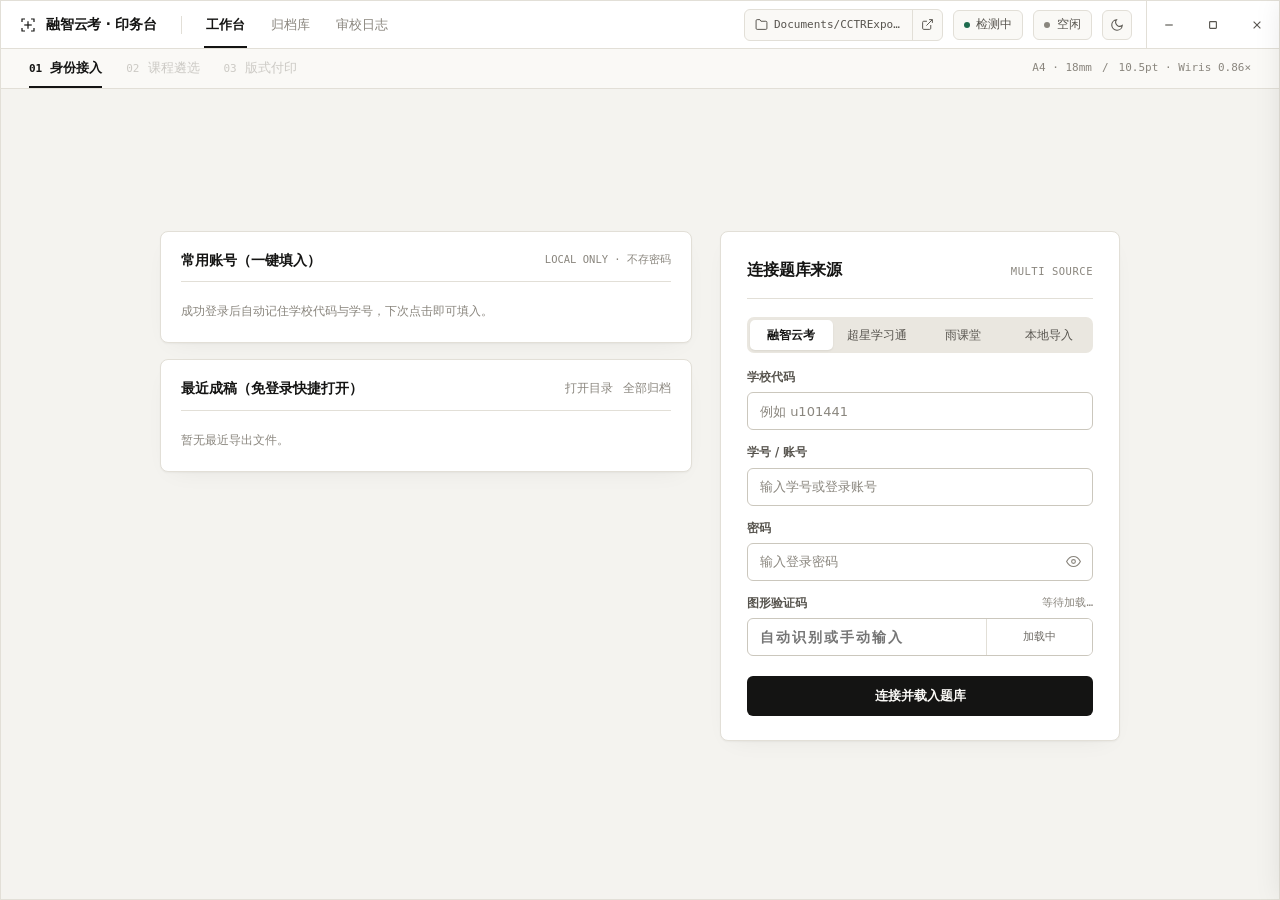
<file: cctr_export/ui/web/index.html>
<!doctype html>
<html lang="zh-CN">
<head>
<meta charset="utf-8">
<meta name="viewport" content="width=device-width,initial-scale=1">
<title>CCTR Atelier · 融智云考印务工作台</title>
<style>
  :root {
    --frame: #f4f3ef;
    --paper: #ffffff;
    --sheet-soft: #faf9f6;
    --well: #eae7e0;
    --well-hover: #e2ded5;
    --line: #e2dfd7;
    --line-strong: #cbc7bd;
    --ink: #141413;
    --ink-2: #57544e;
    --ink-3: #8a867e;
    --btn-bg: #141413;
    --btn-fg: #faf9f6;
    --btn-hover: #2c2b28;
    --vermilion: #c83e2b;
    --vermilion-soft: #faf0ee;
    --vermilion-line: rgba(200, 62, 43, 0.28);
    --jade: #1e6b4e;
    --jade-soft: #edf5f1;
    --jade-line: rgba(30, 107, 78, 0.28);
    --amber: #a16207;
    --amber-soft: #fef9c3;
    --shadow-sheet: 0 1px 2px rgba(20, 20, 19, 0.04), 0 8px 24px -12px rgba(20, 20, 19, 0.08);
    --font: "Microsoft YaHei UI", "PingFang SC", "Segoe UI", system-ui, -apple-system, sans-serif;
    --mono: "JetBrains Mono", "Cascadia Mono", Consolas, ui-monospace, monospace;
  }

  html.dark {
    --frame: #0e0e0d;
    --paper: #151514;
    --sheet-soft: #1a1a18;
    --well: #1e1e1c;
    --well-hover: #272624;
    --line: #262523;
    --line-strong: #3a3835;
    --ink: #ededea;
    --ink-2: #a3a09a;
    --ink-3: #6e6b65;
    --btn-bg: #ededea;
    --btn-fg: #141413;
    --btn-hover: #d8d6d0;
    --vermilion: #e26250;
    --vermilion-soft: rgba(226, 98, 80, 0.13);
    --vermilion-line: rgba(226, 98, 80, 0.34);
    --jade: #4ead89;
    --jade-soft: rgba(78, 173, 137, 0.13);
    --jade-line: rgba(78, 173, 137, 0.32);
    --amber: #eab308;
    --amber-soft: rgba(234, 179, 8, 0.13);
    --shadow-sheet: 0 2px 12px rgba(0, 0, 0, 0.45);
  }

  * { box-sizing: border-box; margin: 0; padding: 0; }
  html, body {
    height: 100%;
    font-family: var(--font);
    background: var(--frame);
    color: var(--ink);
    font-size: 13.5px;
    line-height: 1.5;
    overflow: hidden;
    -webkit-font-smoothing: antialiased;
  }
  button, input, select { font-family: inherit; color: inherit; }
  button:focus-visible, input:focus-visible, select:focus-visible { outline: 1.5px solid var(--ink); outline-offset: 2px; }
  .mono { font-family: var(--mono); font-variant-numeric: tabular-nums; }

  .app { display: flex; flex-direction: column; height: 100vh; width: 100vw; border: 1px solid var(--line); }
  body.maximized .app { border-color: transparent; }

  /* ── Frameless Edge Resize Zones ────────────────────────── */
  .resize-edge { position: fixed; z-index: 200; }
  body.maximized .resize-edge { display: none; }
  .resize-n  { top: 0; left: 8px; right: 8px; height: 5px; cursor: ns-resize; }
  .resize-s  { bottom: 0; left: 8px; right: 8px; height: 5px; cursor: ns-resize; }
  .resize-w  { left: 0; top: 8px; bottom: 8px; width: 5px; cursor: ew-resize; }
  .resize-e  { right: 0; top: 8px; bottom: 8px; width: 5px; cursor: ew-resize; }
  .resize-nw { top: 0; left: 0; width: 9px; height: 9px; cursor: nwse-resize; }
  .resize-ne { top: 0; right: 0; width: 9px; height: 9px; cursor: nesw-resize; }
  .resize-sw { bottom: 0; left: 0; width: 9px; height: 9px; cursor: nesw-resize; }
  .resize-se { bottom: 0; right: 0; width: 9px; height: 9px; cursor: nwse-resize; }

  /* ── Integrated Frameless Window Controls ───────────────── */
  .win-controls {
    display: inline-flex; align-items: stretch; align-self: stretch;
    margin-left: 4px; margin-right: -18px;
    border-left: 1px solid var(--line);
  }
  .win-btn {
    width: 44px; border: none; background: transparent;
    color: var(--ink-2); cursor: pointer;
    display: inline-flex; align-items: center; justify-content: center;
    transition: background 0.12s, color 0.12s;
  }
  .win-btn:hover { background: var(--well); color: var(--ink); }
  .win-btn.win-close:hover { background: #c83e2b; color: #faf9f6; }
  .win-btn svg { width: 12px; height: 12px; stroke: currentColor; fill: none; stroke-width: 1.5; }

  /* ── Top Precision Bar (48px) ───────────────────────────── */
  .topbar {
    min-height: 48px;
    background: var(--paper);
    border-bottom: 1px solid var(--line);
    padding: 0 18px;
    display: flex;
    align-items: stretch;
    justify-content: space-between;
    gap: 12px;
    user-select: none;
    flex-shrink: 0;
  }
  .top-left, .top-right { display: flex; align-items: center; gap: 10px; min-width: 0; }
  .top-left { align-items: stretch; }

  .brand {
    display: flex; align-items: center; gap: 9px;
    padding-right: 14px;
  }
  .brand-mark { width: 18px; height: 18px; color: var(--ink); flex-shrink: 0; }
  .brand-name { font-size: 13.5px; font-weight: 600; letter-spacing: -0.015em; white-space: nowrap; }
  .vtick { width: 1px; height: 18px; background: var(--line); align-self: center; flex-shrink: 0; }

  .top-nav { display: flex; align-items: stretch; gap: 2px; margin-left: 2px; }
  .nav-tab {
    position: relative;
    border: none; background: transparent;
    padding: 0 12px;
    font-size: 13px; font-weight: 500; color: var(--ink-3);
    cursor: pointer;
    display: inline-flex; align-items: center; gap: 6px;
    transition: color 0.14s ease;
    white-space: nowrap;
  }
  .nav-tab:hover { color: var(--ink); }
  .nav-tab.active { color: var(--ink); font-weight: 600; }
  .nav-tab.active::after {
    content: "";
    position: absolute; left: 10px; right: 10px; bottom: 0;
    height: 2px; background: var(--ink);
  }
  .tab-count {
    font-family: var(--mono);
    font-size: 10.5px; font-weight: 600;
    padding: 1px 5px; border-radius: 4px;
    background: var(--well); color: var(--ink-2);
  }

  .session-chip {
    display: none; align-items: center; gap: 6px;
    height: 30px; max-width: 158px; white-space: nowrap; overflow: hidden;
    padding: 0 9px; border-radius: 6px;
    background: var(--jade-soft); border: 1px solid var(--jade-line);
    color: var(--jade); font-size: 11.5px; font-weight: 600;
  }
  .session-chip span:last-child { overflow: hidden; text-overflow: ellipsis; white-space: nowrap; }
  .session-chip.show { display: inline-flex; }
  .dot { width: 6px; height: 6px; border-radius: 50%; background: currentColor; flex-shrink: 0; }
  .pulse { width: 6px; height: 6px; border-radius: 50%; background: var(--jade); animation: pulse 1.2s ease-in-out infinite; flex-shrink: 0; }
  @keyframes pulse { 0%,100% { transform: scale(1); opacity: 1; } 50% { transform: scale(1.45); opacity: 0.45; } }

  .tool-group {
    display: inline-flex; align-items: center;
    border: 1px solid var(--line); border-radius: 6px;
    background: var(--sheet-soft);
    overflow: hidden;
  }
  .tool-btn {
    height: 30px; border: none; background: transparent;
    padding: 0 10px; font-size: 12px; color: var(--ink-2);
    cursor: pointer; display: inline-flex; align-items: center; gap: 6px;
    transition: background 0.14s, color 0.14s; white-space: nowrap;
  }
  .tool-btn:hover { background: var(--well); color: var(--ink); }
  .tool-btn + .tool-btn { border-left: 1px solid var(--line); }
  .tool-btn svg { width: 13px; height: 13px; stroke: currentColor; fill: none; stroke-width: 1.8; flex-shrink: 0; }
  .tool-dir-text { max-width: 128px; overflow: hidden; text-overflow: ellipsis; white-space: nowrap; font-family: var(--mono); font-size: 11px; }

  .icon-btn {
    width: 30px; height: 30px;
    border: 1px solid var(--line); background: var(--sheet-soft);
    border-radius: 6px; cursor: pointer;
    display: inline-flex; align-items: center; justify-content: center;
    color: var(--ink-2); transition: background 0.14s, color 0.14s;
  }
  .icon-btn:hover { background: var(--well); color: var(--ink); }
  .icon-btn svg { width: 14px; height: 14px; stroke: currentColor; fill: none; stroke-width: 1.8; }

  .activity-btn {
    height: 30px; padding: 0 10px;
    border: 1px solid var(--line); border-radius: 6px;
    background: var(--sheet-soft); color: var(--ink-2);
    font-size: 12px; cursor: pointer;
    display: inline-flex; align-items: center; gap: 7px;
    transition: all 0.14s; max-width: 220px;
  }
  .activity-btn:hover { border-color: var(--line-strong); color: var(--ink); background: var(--well); }
  .activity-btn.busy { background: var(--jade-soft); border-color: var(--jade-line); color: var(--jade); }
  .activity-label { overflow: hidden; text-overflow: ellipsis; white-space: nowrap; }

  /* ── Main Canvas & Views ─────────────────────────────────── */
  .stage { flex: 1; display: flex; flex-direction: column; min-height: 0; overflow: hidden; }
  .view { display: none; flex: 1; flex-direction: column; min-height: 0; }
  .view.active { display: flex; }

  /* Architectural 3-Step Index Strip */
  .index-strip {
    height: 40px; min-height: 40px;
    background: var(--sheet-soft);
    border-bottom: 1px solid var(--line);
    padding: 0 28px;
    display: flex; align-items: stretch; justify-content: space-between;
  }
  .step-tabs { display: flex; align-items: stretch; gap: 24px; }
  .step-tab {
    position: relative;
    border: none; background: transparent;
    display: inline-flex; align-items: center; gap: 8px;
    font-size: 12.5px; font-weight: 500; color: var(--ink-3);
    cursor: pointer; transition: color 0.14s;
  }
  .step-tab .idx { font-family: var(--mono); font-size: 11px; color: var(--ink-3); }
  .step-tab:hover:not(:disabled) { color: var(--ink); }
  .step-tab.active { color: var(--ink); font-weight: 600; }
  .step-tab.active .idx { color: var(--ink); }
  .step-tab.active::after {
    content: ""; position: absolute; left: 0; right: 0; bottom: 0;
    height: 2px; background: var(--ink);
  }
  .step-tab.done { color: var(--ink-2); }
  .step-tab.done .idx { color: var(--jade); }
  .step-tab:disabled { opacity: 0.4; cursor: default; }
  .strip-meta {
    display: flex; align-items: center; gap: 10px;
    font-family: var(--mono); font-size: 11px; color: var(--ink-3);
  }

  .scroll-body { flex: 1; overflow-y: auto; padding: 28px 32px 36px; display: flex; flex-direction: column; }

  /* ── Common Controls ────────────────────────────────────── */
  .btn {
    height: 36px; padding: 0 14px; border-radius: 6px;
    font-size: 12.5px; font-weight: 600;
    border: 1px solid transparent; cursor: pointer;
    display: inline-flex; align-items: center; justify-content: center; gap: 6px;
    transition: background 0.14s, border-color 0.14s, opacity 0.14s;
    white-space: nowrap;
  }
  .btn:disabled { opacity: 0.42; cursor: not-allowed; }
  .btn-carbon { background: var(--btn-bg); color: var(--btn-fg); }
  .btn-carbon:hover:not(:disabled) { background: var(--btn-hover); }
  .btn-outline { background: var(--paper); color: var(--ink); border-color: var(--line-strong); }
  .btn-outline:hover:not(:disabled) { background: var(--well); }
  .btn-text { background: transparent; color: var(--ink-2); padding: 0 10px; }
  .btn-text:hover:not(:disabled) { color: var(--ink); background: var(--well); }
  .btn-danger-text { background: transparent; color: var(--ink-3); padding: 0 9px; font-size: 12px; font-weight: 500; }
  .btn-danger-text:hover { color: var(--vermilion); background: var(--vermilion-soft); }

  .input {
    width: 100%; height: 38px; padding: 0 12px;
    border-radius: 6px; border: 1px solid var(--line-strong);
    background: var(--paper); font-size: 13px; color: var(--ink);
    transition: border-color 0.14s, background 0.14s;
  }
  .input:focus { outline: none; border-color: var(--ink); }
  .input::placeholder { color: var(--ink-3); }

  /* ── Step 0: Quick Desk + Auth Form ────────────────────── */
  .auth-wrap {
    flex: 1; display: flex; align-items: center; justify-content: center;
    padding: 8px 0 16px;
  }
  .auth-grid {
    width: 100%; max-width: 960px;
    display: grid; grid-template-columns: 1fr 400px;
    gap: 28px; align-items: start;
  }
  .auth-desk { display: flex; flex-direction: column; gap: 16px; min-width: 0; }
  .desk-card {
    background: var(--paper); border: 1px solid var(--line);
    border-radius: 8px; padding: 18px 20px; box-shadow: var(--shadow-sheet);
  }
  .desk-head {
    display: flex; align-items: center; justify-content: space-between; gap: 10px;
    padding-bottom: 11px; margin-bottom: 12px; border-bottom: 1px solid var(--line);
  }
  .desk-head h3 { font-size: 13.5px; font-weight: 600; color: var(--ink); }
  .desk-links { display: inline-flex; align-items: center; gap: 10px; }
  .desk-link {
    border: none; background: transparent; padding: 0;
    font-size: 11.5px; color: var(--ink-3); cursor: pointer;
  }
  .desk-link:hover { color: var(--ink); }

  .acc-list { display: flex; flex-wrap: wrap; gap: 8px; }
  .acc-chip {
    display: inline-flex; align-items: center; gap: 8px;
    background: var(--sheet-soft); border: 1px solid var(--line);
    border-radius: 6px; padding: 7px 10px; transition: border-color 0.14s, background 0.14s;
  }
  .acc-chip:hover { border-color: var(--line-strong); background: var(--well); }
  .acc-fill {
    border: none; background: transparent; padding: 0; cursor: pointer;
    display: inline-flex; align-items: center; gap: 8px; text-align: left;
  }
  .acc-school {
    font-family: var(--mono); font-size: 10.5px; font-weight: 600;
    padding: 1px 6px; border-radius: 4px;
    background: var(--well); color: var(--ink-2);
  }
  .acc-user { font-family: var(--mono); font-size: 12px; font-weight: 600; color: var(--ink); }
  .acc-del {
    border: none; background: transparent; color: var(--ink-3);
    cursor: pointer; font-size: 13px; line-height: 1; padding: 1px 3px; border-radius: 3px;
  }
  .acc-del:hover { color: var(--vermilion); background: var(--vermilion-soft); }

  .quick-list { display: flex; flex-direction: column; }
  .quick-row {
    display: flex; align-items: center; justify-content: space-between; gap: 12px;
    padding: 9px 2px; border-bottom: 1px solid var(--line);
  }
  .quick-row:last-child { border-bottom: none; padding-bottom: 2px; }
  .quick-main { min-width: 0; flex: 1; }
  .quick-name { font-size: 12.5px; font-weight: 600; color: var(--ink); white-space: nowrap; overflow: hidden; text-overflow: ellipsis; }
  .quick-meta { font-family: var(--mono); font-size: 10.5px; color: var(--ink-3); margin-top: 2px; }
  .quick-empty { font-size: 12px; color: var(--ink-3); padding: 8px 0 4px; }

  .auth-sheet {
    background: var(--paper);
    border: 1px solid var(--line);
    border-radius: 8px;
    padding: 26px 26px 24px;
    box-shadow: var(--shadow-sheet);
  }
  .sheet-head {
    display: flex; align-items: baseline; justify-content: space-between;
    padding-bottom: 16px; margin-bottom: 18px;
    border-bottom: 1px solid var(--line);
  }
  .sheet-head h2 { font-size: 16px; font-weight: 600; letter-spacing: -0.01em; }
  .sheet-head span { font-family: var(--mono); font-size: 10.5px; color: var(--ink-3); letter-spacing: 0.05em; }

  .field { margin-bottom: 14px; }
  .field label {
    display: flex; justify-content: space-between; align-items: center;
    font-size: 11.5px; font-weight: 600; color: var(--ink-2); margin-bottom: 6px;
  }
  .input-wrap { position: relative; display: flex; align-items: center; }
  .eye-btn {
    position: absolute; right: 7px; border: none; background: transparent;
    color: var(--ink-3); cursor: pointer; padding: 5px; border-radius: 4px;
    display: flex; align-items: center; justify-content: center;
  }
  .eye-btn:hover { color: var(--ink); }

  .captcha-box {
    display: flex; align-items: stretch; height: 38px;
    border: 1px solid var(--line-strong); border-radius: 6px;
    background: var(--paper); overflow: hidden;
  }
  .captcha-box:focus-within { border-color: var(--ink); }
  .captcha-input {
    flex: 1; min-width: 0; border: none; background: transparent;
    padding: 0 12px; font-family: var(--mono); font-size: 14px; font-weight: 600;
    letter-spacing: 0.14em; outline: none;
  }
  .captcha-img-cell {
    width: 106px; flex-shrink: 0;
    border-left: 1px solid var(--line); background: #ffffff;
    display: flex; align-items: center; justify-content: center; cursor: pointer;
  }
  .captcha-img-cell img { width: 100%; height: 100%; object-fit: contain; display: none; }
  .ocr-note { font-family: var(--mono); font-size: 11px; color: var(--jade); font-weight: 500; }
  .ocr-note.wait { color: var(--ink-3); }

  .err-strip {
    display: none; margin-top: 12px; padding: 9px 11px;
    border-radius: 6px; border: 1px solid var(--vermilion-line);
    background: var(--vermilion-soft); color: var(--vermilion);
    font-size: 12px; line-height: 1.5;
  }
  .err-strip.show { display: block; }

  /* ── Step 1: Catalog Ledger Grid ─────────────────────────── */
  .container { width: 100%; max-width: 1080px; margin: 0 auto; display: flex; flex-direction: column; flex: 1; min-height: 0; }
  .toolbar { display: flex; align-items: center; justify-content: space-between; gap: 12px; margin-bottom: 16px; flex-wrap: wrap; }
  .search-box { position: relative; flex: 1; min-width: 220px; max-width: 380px; }
  .search-box svg { position: absolute; left: 11px; top: 50%; transform: translateY(-50%); width: 14px; height: 14px; stroke: var(--ink-3); fill: none; pointer-events: none; }
  .search-box input { padding-left: 32px; height: 36px; }

  .course-grid {
    display: grid; grid-template-columns: repeat(auto-fill, minmax(340px, 1fr));
    gap: 10px; align-content: start; margin-bottom: 20px;
  }
  .course-card {
    position: relative;
    background: var(--paper); border: 1px solid var(--line);
    border-radius: 8px; padding: 14px 16px;
    cursor: pointer; display: flex; align-items: flex-start; gap: 12px;
    transition: border-color 0.14s, background 0.14s;
  }
  .course-card:hover { border-color: var(--line-strong); }
  .course-card.selected { border-color: var(--ink); background: var(--sheet-soft); }
  .course-card.selected::before {
    content: ""; position: absolute; left: 0; top: 8px; bottom: 8px;
    width: 3px; border-radius: 0 2px 2px 0; background: var(--ink);
  }
  .sq-check {
    width: 16px; height: 16px; border-radius: 3px; margin-top: 2px;
    border: 1.5px solid var(--line-strong); background: var(--paper);
    display: flex; align-items: center; justify-content: center; flex-shrink: 0;
  }
  .course-card.selected .sq-check { background: var(--btn-bg); border-color: var(--btn-bg); color: var(--btn-fg); }
  .sq-check svg { width: 11px; height: 11px; stroke: currentColor; fill: none; stroke-width: 2.6; display: none; }
  .course-card.selected .sq-check svg { display: block; }

  .course-body { flex: 1; min-width: 0; }
  .course-top { display: flex; align-items: flex-start; justify-content: space-between; gap: 10px; }
  .course-title { font-size: 13.5px; font-weight: 600; color: var(--ink); word-break: break-word; line-height: 1.4; }
  .q-tag {
    font-family: var(--mono); font-size: 11px; font-weight: 600;
    padding: 2px 6px; border-radius: 4px; flex-shrink: 0;
    background: var(--well); color: var(--ink-2);
  }
  .course-sub { font-size: 12px; color: var(--ink-2); margin-top: 4px; overflow: hidden; text-overflow: ellipsis; white-space: nowrap; }
  .course-foot { font-family: var(--mono); font-size: 11px; color: var(--ink-3); margin-top: 6px; }

  .settlement-bar {
    margin-top: auto;
    background: var(--paper); border: 1px solid var(--line);
    border-radius: 8px; padding: 12px 18px;
    display: flex; align-items: center; justify-content: space-between; gap: 14px;
    box-shadow: var(--shadow-sheet);
  }

  /* ── Step 2: Export Press Bench & A4 Specimen ───────────── */
  .result-banner {
    display: none; margin-bottom: 16px; padding: 13px 16px;
    border-radius: 8px; border: 1px solid var(--line);
    background: var(--paper); align-items: center; justify-content: space-between; gap: 14px; flex-wrap: wrap;
  }
  .result-banner.show { display: flex; }
  .result-banner.ok { border-color: var(--jade-line); background: var(--jade-soft); }
  .result-banner.err { border-color: var(--vermilion-line); background: var(--vermilion-soft); }
  .result-title { font-size: 13px; font-weight: 600; color: var(--ink); display: flex; align-items: center; gap: 8px; }
  .result-sub { font-size: 12px; color: var(--ink-2); margin-top: 2px; word-break: break-all; }

  .studio-grid { display: grid; grid-template-columns: 1.06fr 0.94fr; gap: 20px; align-items: start; }
  .panel {
    background: var(--paper); border: 1px solid var(--line);
    border-radius: 8px; padding: 22px; box-shadow: var(--shadow-sheet);
  }
  .panel-head {
    display: flex; align-items: baseline; justify-content: space-between; gap: 10px;
    padding-bottom: 12px; margin-bottom: 16px; border-bottom: 1px solid var(--line);
  }
  .panel-head h3 { font-size: 14px; font-weight: 600; }
  .panel-head span { font-family: var(--mono); font-size: 11px; color: var(--ink-3); }

  .sec-label { font-size: 11.5px; font-weight: 600; color: var(--ink-2); margin-bottom: 8px; display: block; }
  .brick-grid { display: grid; grid-template-columns: repeat(3, 1fr); gap: 8px; margin-bottom: 18px; }
  .source-tabs {
    display: grid; grid-template-columns: repeat(4, 1fr); gap: 3px;
    background: var(--well); padding: 3px; border-radius: 7px;
    margin-bottom: 16px;
  }
  .source-tab {
    border: none; background: transparent; border-radius: 5px; height: 30px;
    font-size: 11.5px; font-weight: 500; color: var(--ink-2); cursor: pointer;
    transition: all 0.14s; white-space: nowrap; padding: 0 4px;
  }
  .source-tab:hover { color: var(--ink); }
  .source-tab.active {
    background: var(--paper); color: var(--ink); font-weight: 600;
    box-shadow: 0 1px 2px rgba(20, 20, 19, 0.08);
  }
  .src-card {
    background: var(--sheet-soft); border: 1px solid var(--line);
    border-radius: 6px; padding: 14px; margin-bottom: 14px;
    font-size: 12px; color: var(--ink-2); line-height: 1.65;
  }
  .src-card strong { display: block; color: var(--ink); font-size: 12.5px; margin-bottom: 4px; }
  .brick {
    position: relative;
    border: 1px solid var(--line); background: var(--sheet-soft);
    border-radius: 6px; padding: 11px 12px; text-align: left; cursor: pointer;
    transition: border-color 0.14s, background 0.14s;
  }
  .brick:hover { border-color: var(--line-strong); }
  .brick.active { border-color: var(--ink); background: var(--paper); }
  .brick.active::after {
    content: ""; position: absolute; top: 9px; right: 9px;
    width: 6px; height: 6px; border-radius: 50%; background: var(--ink);
  }
  .brick strong { display: block; font-size: 12.5px; font-weight: 600; color: var(--ink); padding-right: 10px; }
  .brick span { display: block; font-size: 11px; color: var(--ink-3); margin-top: 3px; }

  .seg-track {
    display: grid; grid-template-columns: repeat(3, 1fr); gap: 3px;
    background: var(--well); padding: 3px; border-radius: 7px;
    margin-bottom: 18px;
  }
  .seg-btn {
    border: none; background: transparent;
    border-radius: 5px; height: 32px;
    font-size: 12px; font-weight: 500; color: var(--ink-2);
    cursor: pointer; transition: all 0.14s;
  }
  .seg-btn:hover { color: var(--ink); }
  .seg-btn.active {
    background: var(--paper); color: var(--ink); font-weight: 600;
    box-shadow: 0 1px 2px rgba(20, 20, 19, 0.08);
  }

  .filter-grid { display: grid; grid-template-columns: 1fr 1fr; gap: 10px; margin-bottom: 16px; }
  .select {
    width: 100%; height: 36px; padding: 0 10px;
    border-radius: 6px; border: 1px solid var(--line-strong);
    background: var(--paper); font-size: 12.5px;
  }

  /* Custom Switch Rows */
  .toggle-list { border-top: 1px solid var(--line); margin-bottom: 20px; }
  .toggle-row {
    display: flex; align-items: center; justify-content: space-between; gap: 14px;
    padding: 12px 2px; border-bottom: 1px solid var(--line); cursor: pointer;
  }
  .toggle-title { font-size: 12.5px; font-weight: 600; color: var(--ink); }
  .toggle-desc { font-size: 11.5px; color: var(--ink-3); margin-top: 2px; }
  .switch { position: relative; width: 34px; height: 20px; flex-shrink: 0; }
  .switch input { opacity: 0; width: 0; height: 0; position: absolute; }
  .switch-track {
    position: absolute; inset: 0; border-radius: 999px;
    background: var(--well-hover); border: 1px solid var(--line-strong);
    transition: background 0.16s, border-color 0.16s;
  }
  .switch-track::before {
    content: ""; position: absolute; left: 2px; top: 2px;
    width: 14px; height: 14px; border-radius: 50%;
    background: var(--paper); box-shadow: 0 1px 2px rgba(0, 0, 0, 0.22);
    transition: transform 0.16s ease;
  }
  .switch input:checked + .switch-track { background: var(--btn-bg); border-color: var(--btn-bg); }
  .switch input:checked + .switch-track::before { transform: translateX(14px); background: var(--btn-fg); }

  /* Dotted Cutting Mat + A4 Crop-Marked Paper */
  .cutting-mat {
    background-color: var(--well);
    background-image: radial-gradient(var(--line-strong) 1px, transparent 1px);
    background-size: 14px 14px;
    border: 1px solid var(--line);
    border-radius: 6px;
    padding: 18px;
  }
  .a4-paper {
    position: relative;
    background: #ffffff; color: #141413;
    padding: 22px 24px;
    box-shadow: 0 6px 20px -8px rgba(20, 20, 19, 0.22);
    font-size: 11.5px; line-height: 1.68;
  }
  .crop { position: absolute; width: 10px; height: 10px; pointer-events: none; }
  .crop.tl { top: 6px; left: 6px; border-top: 1px solid #cbc7bd; border-left: 1px solid #cbc7bd; }
  .crop.tr { top: 6px; right: 6px; border-top: 1px solid #cbc7bd; border-right: 1px solid #cbc7bd; }
  .crop.bl { bottom: 6px; left: 6px; border-bottom: 1px solid #cbc7bd; border-left: 1px solid #cbc7bd; }
  .crop.br { bottom: 6px; right: 6px; border-bottom: 1px solid #cbc7bd; border-right: 1px solid #cbc7bd; }

  .a4-h2 {
    font-size: 11.5px; font-weight: 600; color: #141413;
    border-bottom: 1px solid #e2dfd7; padding-bottom: 5px; margin-bottom: 10px;
    display: flex; justify-content: space-between;
  }
  .a4-qh { font-weight: 600; margin-bottom: 4px; font-size: 11.5px; }
  .a4-qh span { font-family: var(--mono); font-weight: 400; color: #8a867e; font-size: 10px; }
  .a4-opt { padding: 3px 8px; border-radius: 3px; margin: 3px 0; border-left: 2px solid transparent; }
  .a4-opt.red { color: #c83e2b; font-weight: 600; background: #faf0ee; border-left-color: #c83e2b; }
  .a4-ans { margin-top: 9px; padding-top: 7px; border-top: 1px dashed #e2dfd7; }
  .a4-ans-tag {
    display: inline-block; font-family: var(--mono); font-size: 10px; font-weight: 600;
    padding: 1px 6px; border-radius: 3px;
    background: #f4f3ef; border: 1px solid #e2dfd7; color: #141413;
  }
  .a4-ans-tag.red { background: #faf0ee; border-color: rgba(200, 62, 43, 0.3); color: #c83e2b; }

  .meta-ledger { margin-top: 14px; border-top: 1px solid var(--line); }
  .meta-row {
    display: flex; justify-content: space-between; align-items: center; gap: 10px;
    padding: 8px 0; border-bottom: 1px solid var(--line);
    font-size: 12px;
  }
  .meta-row span { color: var(--ink-3); }
  .meta-row strong { font-family: var(--mono); font-size: 11.5px; font-weight: 600; color: var(--ink); }

  /* ── Archive & Logs Ledger Views ────────────────────────── */
  .ledger-row {
    background: var(--paper); border: 1px solid var(--line);
    border-radius: 8px; padding: 14px 16px; margin-bottom: 8px;
    display: flex; align-items: center; justify-content: space-between; gap: 14px; flex-wrap: wrap;
  }
  .ledger-title { font-size: 13.5px; font-weight: 600; color: var(--ink); }
  .ledger-meta { font-family: var(--mono); font-size: 11px; color: var(--ink-3); margin-top: 4px; word-break: break-all; }
  .status-tag {
    font-family: var(--mono); font-size: 10.5px; font-weight: 600;
    padding: 2px 7px; border-radius: 4px; border: 1px solid var(--line);
    background: var(--sheet-soft); color: var(--ink-2);
  }
  .status-tag.success { background: var(--jade-soft); border-color: var(--jade-line); color: var(--jade); }
  .status-tag.processing { background: var(--amber-soft); border-color: transparent; color: var(--amber); }
  .status-tag.failed { background: var(--vermilion-soft); border-color: var(--vermilion-line); color: var(--vermilion); }

  .log-console {
    flex: 1; min-height: 0;
    background: var(--paper); border: 1px solid var(--line);
    border-radius: 8px; padding: 14px 16px;
    font-family: var(--mono); font-size: 11.5px; line-height: 1.72;
    overflow-y: auto;
  }
  #view-logs .container { height: 100%; }
  .log-line { padding: 3px 0; border-bottom: 1px solid var(--line); display: flex; gap: 10px; }
  .log-line:last-child { border-bottom: none; }
  .log-ts { color: var(--ink-3); flex-shrink: 0; }
  .log-id { color: var(--ink); font-weight: 600; flex-shrink: 0; }
  .log-msg { color: var(--ink-2); word-break: break-word; }
  .log-line.error .log-msg { color: var(--vermilion); }
  .log-line.warn .log-msg { color: var(--amber); }

  .empty-state {
    flex: 1; display: flex; flex-direction: column; align-items: center; justify-content: center;
    padding: 48px 20px; color: var(--ink-3); text-align: center;
    border: 1px dashed var(--line-strong); border-radius: 8px; background: var(--paper);
  }

  /* ── Drawer & Modal & Toast ─────────────────────────────── */
  .modal-mask {
    display: none; position: fixed; inset: 0; z-index: 90;
    background: rgba(20, 20, 19, 0.42); backdrop-filter: blur(3px);
    align-items: center; justify-content: center; padding: 20px;
  }
  .modal-mask.show { display: flex; }
  .modal {
    width: 100%; max-width: 520px; max-height: 86vh; overflow-y: auto;
    background: var(--paper); border: 1px solid var(--line);
    border-radius: 8px; padding: 22px; box-shadow: var(--shadow-sheet);
  }
  .kernel-item {
    border: 1px solid var(--line); background: var(--sheet-soft);
    border-radius: 6px; padding: 11px 13px; margin-bottom: 8px;
    cursor: pointer; display: flex; align-items: center; justify-content: space-between; gap: 12px;
  }
  .kernel-item.active { border-color: var(--ink); background: var(--paper); }
  .progress-track { height: 4px; border-radius: 2px; background: var(--well); overflow: hidden; margin-top: 8px; display: none; }
  .progress-track.show { display: block; }
  .progress-fill { height: 100%; width: 0%; background: var(--ink); transition: width 0.2s; }

  .drawer-mask { display: none; position: fixed; inset: 0; z-index: 80; background: rgba(20, 20, 19, 0.26); }
  .drawer-mask.show { display: block; }
  .drawer {
    position: fixed; top: 0; right: -400px; width: 380px; height: 100vh; z-index: 85;
    background: var(--paper); border-left: 1px solid var(--line);
    box-shadow: -12px 0 32px rgba(20, 20, 19, 0.14);
    display: flex; flex-direction: column; padding: 18px;
    transition: right 0.2s ease;
  }
  .drawer.show { right: 0; }

  .toast {
    position: fixed; left: 50%; bottom: 22px; transform: translateX(-50%) translateY(14px);
    background: var(--btn-bg); color: var(--btn-fg); padding: 8px 16px; border-radius: 6px;
    font-size: 12px; font-weight: 500; opacity: 0; pointer-events: none;
    transition: all 0.18s; z-index: 120; box-shadow: 0 8px 24px rgba(0,0,0,0.22);
  }
  .toast.show { opacity: 1; transform: translateX(-50%) translateY(0); }

  /* ── Responsive Tablet / Narrow Window (< 960px / <= 780px) ─ */
  @media (max-width: 960px) {
    .auth-grid { grid-template-columns: 1fr; max-width: 480px; gap: 18px; }
    .auth-sheet { order: -1; }
    .studio-grid { grid-template-columns: 1fr; }
    .tool-dir-text { max-width: 84px; }
  }

  @media (max-width: 780px) {
    .topbar { flex-wrap: wrap; padding: 6px 12px; gap: 6px; min-height: auto; }
    .top-left, .top-right { width: 100%; justify-content: space-between; }
    .top-left { border-bottom: 1px solid var(--line); padding-bottom: 4px; }
    .vtick, .strip-meta { display: none; }
    .brand { padding-right: 6px; }
    .nav-tab { padding: 4px 8px; font-size: 12.5px; }
    .win-controls { margin-right: -12px; align-self: center; border-left: none; }
    .win-btn { width: 32px; height: 30px; border-radius: 5px; }
    .index-strip { padding: 0 12px; height: 36px; min-height: 36px; }
    .step-tabs { gap: 14px; width: 100%; justify-content: space-between; }
    .scroll-body { padding: 16px 14px 24px; }
    .brick-grid { grid-template-columns: 1fr; }
    .filter-grid { grid-template-columns: 1fr; }
    .course-grid { grid-template-columns: 1fr; }
    .drawer { width: 100vw; right: -100vw; }
    .activity-btn { max-width: 150px; }
  }
</style>
</head>
<body>
<div class="resize-edge resize-n" onmousedown="startResize(event,'n')"></div>
<div class="resize-edge resize-s" onmousedown="startResize(event,'s')"></div>
<div class="resize-edge resize-w" onmousedown="startResize(event,'w')"></div>
<div class="resize-edge resize-e" onmousedown="startResize(event,'e')"></div>
<div class="resize-edge resize-nw" onmousedown="startResize(event,'nw')"></div>
<div class="resize-edge resize-ne" onmousedown="startResize(event,'ne')"></div>
<div class="resize-edge resize-sw" onmousedown="startResize(event,'sw')"></div>
<div class="resize-edge resize-se" onmousedown="startResize(event,'se')"></div>

<div class="app">
  <!-- Unified Precision Topbar (Frameless Integrated) -->
  <header class="topbar" id="topbar">
    <div class="top-left">
      <div class="brand">
        <svg class="brand-mark" viewBox="0 0 24 24" fill="none" stroke="currentColor" stroke-width="1.6">
          <path d="M4 8V4h4M16 4h4v4M4 16v4h4M16 20h4v-4"/>
          <line x1="12" y1="7" x2="12" y2="17"/>
          <line x1="7" y1="12" x2="17" y2="12"/>
        </svg>
        <span class="brand-name">融智云考 · 印务台</span>
      </div>
      <span class="vtick"></span>
      <nav class="top-nav" aria-label="主视图">
        <button class="nav-tab active" data-view="workspace" onclick="switchView('workspace')">工作台</button>
        <button class="nav-tab" data-view="history" onclick="switchView('history')">
          归档库 <span class="tab-count" id="navTaskBadge" style="display:none">0</span>
        </button>
        <button class="nav-tab" data-view="logs" onclick="switchView('logs')">审校日志</button>
      </nav>
    </div>

    <div class="top-right">
      <div class="session-chip" id="sessionPill">
        <span class="dot"></span>
        <span class="mono" id="sessionLabel">已接入</span>
      </div>
      <button class="btn btn-text" id="switchAccBtn" style="display:none;height:30px;font-size:12px;" onclick="signOut()">断开</button>

      <div class="tool-group">
        <button class="tool-btn" onclick="chooseExportDir()" title="更改默认输出文件夹">
          <svg viewBox="0 0 24 24"><path d="M22 19a2 2 0 0 1-2 2H4a2 2 0 0 1-2-2V5a2 2 0 0 1 2-2h5l2 3h9a2 2 0 0 1 2 2z"/></svg>
          <span class="tool-dir-text" id="exportDirLabel">Documents/CCTRExport</span>
        </button>
        <button class="tool-btn" style="padding:0 8px;" onclick="bridge && bridge.openExportDir()" title="打开输出文件夹">
          <svg viewBox="0 0 24 24"><path d="M18 13v6a2 2 0 0 1-2 2H5a2 2 0 0 1-2-2V8a2 2 0 0 1 2-2h6"/><polyline points="15 3 21 3 21 9"/><line x1="10" y1="14" x2="21" y2="3"/></svg>
        </button>
      </div>

      <button class="tool-btn" style="border:1px solid var(--line);border-radius:6px;background:var(--sheet-soft);" onclick="openKernelModal()" title="配置 PDF 与图片渲染引擎">
        <span class="dot" id="kernelDockDot" style="color:var(--jade)"></span>
        <span class="mono" style="font-size:11.5px;" id="kernelDockLabel">检测中</span>
      </button>

      <button class="activity-btn" id="activityPill" onclick="toggleDrawer(true)">
        <span class="dot" id="activityDot" style="color:var(--ink-3)"></span>
        <span class="activity-label" id="activityLabel">空闲</span>
      </button>

      <button class="icon-btn" onclick="toggleTheme()" id="themeBtn" title="切换浅色/深色主题" aria-label="切换主题">
        <svg viewBox="0 0 24 24"><path d="M21 12.79A9 9 0 1 1 11.21 3 7 7 0 0 0 21 12.79z"/></svg>
      </button>

      <div class="win-controls">
        <button class="win-btn" onclick="bridge && bridge.windowMinimize()" title="最小化" aria-label="最小化">
          <svg viewBox="0 0 16 16"><line x1="3" y1="8" x2="13" y2="8"/></svg>
        </button>
        <button class="win-btn" id="maxBtn" onclick="bridge && bridge.windowToggleMaximize()" title="最大化" aria-label="最大化">
          <svg viewBox="0 0 16 16"><rect x="3.5" y="3.5" width="9" height="9" rx="0.8"/></svg>
        </button>
        <button class="win-btn win-close" onclick="bridge && bridge.windowClose()" title="关闭" aria-label="关闭">
          <svg viewBox="0 0 16 16"><line x1="3.5" y1="3.5" x2="12.5" y2="12.5"/><line x1="12.5" y1="3.5" x2="3.5" y2="12.5"/></svg>
        </button>
      </div>
    </div>
  </header>

  <!-- Main Stage -->
  <main class="stage">
    <!-- View 1: Workspace -->
    <section class="view active" id="view-workspace">
      <div class="index-strip">
        <div class="step-tabs">
          <button class="step-tab active" id="stepChip0" onclick="tryGoStep(0)">
            <span class="idx">01</span> 身份接入
          </button>
          <button class="step-tab" id="stepChip1" onclick="tryGoStep(1)" disabled>
            <span class="idx">02</span> 课程遴选
          </button>
          <button class="step-tab" id="stepChip2" onclick="tryGoStep(2)" disabled>
            <span class="idx">03</span> 版式付印
          </button>
        </div>
        <div class="strip-meta">
          <span>A4 · 18mm</span>
          <span>/</span>
          <span>10.5pt · Wiris 0.86×</span>
        </div>
      </div>

      <div class="scroll-body">
        <!-- Step 0: Quick Desk & Auth -->
        <div class="auth-wrap" id="paneStep0">
          <div class="auth-grid">
            <div class="auth-desk">
              <div class="desk-card">
                <div class="desk-head">
                  <h3>常用账号（一键填入）</h3>
                  <span class="mono" style="font-size:10.5px;color:var(--ink-3);">LOCAL ONLY · 不存密码</span>
                </div>
                <div id="savedAccountsBox">
                  <div class="quick-empty">成功登录后自动记住学校代码与学号，下次点击即可填入。</div>
                </div>
              </div>

              <div class="desk-card">
                <div class="desk-head">
                  <h3>最近成稿（免登录快捷打开）</h3>
                  <div class="desk-links">
                    <button class="desk-link" onclick="bridge && bridge.openExportDir()">打开目录</button>
                    <button class="desk-link" onclick="switchView('history')">全部归档</button>
                  </div>
                </div>
                <div id="quickExportsBox">
                  <div class="quick-empty">暂无最近导出文件。</div>
                </div>
              </div>
            </div>

            <div class="auth-sheet">
              <div class="sheet-head">
                <h2 id="authSheetTitle">连接题库来源</h2>
                <span>MULTI SOURCE</span>
              </div>

              <div class="source-tabs" role="tablist">
                <button type="button" class="source-tab active" data-src="cctr" onclick="selectSourceTab('cctr')">融智云考</button>
                <button type="button" class="source-tab" data-src="chaoxing" onclick="selectSourceTab('chaoxing')">超星学习通</button>
                <button type="button" class="source-tab" data-src="yuketang" onclick="selectSourceTab('yuketang')">雨课堂</button>
                <button type="button" class="source-tab" data-src="local" onclick="selectSourceTab('local')">本地导入</button>
              </div>

              <div id="srcPaneCctr">
                <div class="field">
                  <label for="schoolInput">学校代码</label>
                  <input class="input" id="schoolInput" placeholder="例如 u101441" autocomplete="organization">
                </div>
                <div class="field">
                  <label for="userInput">学号 / 账号</label>
                  <input class="input" id="userInput" placeholder="输入学号或登录账号" autocomplete="username">
                </div>
                <div class="field">
                  <label for="passInput">密码</label>
                  <div class="input-wrap">
                    <input class="input" id="passInput" type="password" placeholder="输入登录密码" style="padding-right:34px" autocomplete="current-password">
                    <button type="button" class="eye-btn" onclick="togglePassword()" aria-label="显示或隐藏密码">
                      <svg width="15" height="15" viewBox="0 0 24 24" fill="none" stroke="currentColor" stroke-width="1.8"><path d="M1 12s4-8 11-8 11 8 11 8-4 8-11 8-11-8-11-8z"/><circle cx="12" cy="12" r="3"/></svg>
                    </button>
                  </div>
                </div>
                <div class="field" style="margin-bottom:20px;">
                  <label for="captchaInput">
                    <span>图形验证码</span>
                    <span class="ocr-note wait" id="ocrStatusTag">等待加载…</span>
                  </label>
                  <div class="captcha-box">
                    <input class="captcha-input" id="captchaInput" placeholder="自动识别或手动输入">
                    <div class="captcha-img-cell" onclick="refreshCaptcha()" title="点击刷新验证码并重新识别">
                      <img id="captchaImg" alt="图形验证码">
                      <span id="captchaPlaceholder" class="mono" style="font-size:10.5px;color:#6e6b65;">加载中</span>
                    </div>
                  </div>
                </div>

                <button class="btn btn-carbon" id="loginBtn" style="width:100%;height:40px;font-size:13px;" onclick="submitLogin()">
                  连接并载入题库
                </button>
                <div class="err-strip" id="loginErr"></div>
              </div>

              <div id="srcPaneChaoxing" style="display:none;">
                <div class="src-card">
                  <strong>内置浏览器登录 & font-cxsecret 字体自动解密</strong>
                  支持学习通账号密码、手机扫码或高校统一身份认证（SSO）正常登录，进入「章节测验 / 作业查看 / 试卷详情」后点击顶部「提取本页题目」，端侧 OCR 将自动还原加密乱码汉字并保留插图。
                </div>
                <button class="btn btn-carbon" style="width:100%;height:40px;font-size:13px;" onclick="openPlatformBrowser('chaoxing')">
                  打开超星学习通捕获窗口 →
                </button>
              </div>

              <div id="srcPaneYuketang" style="display:none;">
                <div class="src-card">
                  <strong>微信扫码登录 & 接口/加密字体自动还原</strong>
                  内置拦截雨课堂作业详情数据并兼容动态混淆字体；请选择你所在学校使用的雨课堂版本：
                </div>
                <div class="field" style="margin-bottom:16px;">
                  <label for="yktEditionSel">选择雨课堂平台分支</label>
                  <select class="select" id="yktEditionSel">
                    <option value="yuketang">雨课堂（标准版 · www.yuketang.cn）</option>
                    <option value="yuketang_cj">长江雨课堂（changjiang.yuketang.cn）</option>
                    <option value="yuketang_ht">荷塘雨课堂（hetang.yuketang.cn）</option>
                    <option value="yuketang_hh">黄河雨课堂（huanghe.yuketang.cn）</option>
                  </select>
                </div>
                <button class="btn btn-carbon" style="width:100%;height:40px;font-size:13px;" onclick="openPlatformBrowser(qs('yktEditionSel').value)">
                  打开雨课堂微信扫码登录 →
                </button>
              </div>

              <div id="srcPaneLocal" style="display:none;">
                <div class="src-card">
                  <strong>主流刷题软件 / 通用格式双向互转</strong>
                  支持直接导入 <b>考试宝 / 磨题帮 Excel（.xlsx）</b>、<b>Word（.docx）</b>、<b>TXT / Markdown</b>、<b>JSON</b>（含学习通/雨课堂导出 JSON）以及 <b>CSV / Anki（.tsv）</b>，统一重排为 10.5pt A4 PDF 或互相转换导出。
                </div>
                <button class="btn btn-carbon" style="width:100%;height:40px;font-size:13px;" onclick="importLocalFiles()">
                  选择本地题库文件并载入（可多选） →
                </button>
              </div>
            </div>
          </div>
        </div>

        <!-- Step 1: Course Picker -->
        <div class="container" id="paneStep1" style="display:none;">
          <div class="toolbar">
            <div class="search-box">
              <svg viewBox="0 0 24 24" stroke-width="2"><circle cx="11" cy="11" r="8"/><line x1="21" y1="21" x2="16.65" y2="16.65"/></svg>
              <input class="input" id="courseSearch" placeholder="按课程名称、练习名称或教师筛选…" oninput="renderPracticeGrid()">
            </div>
            <div style="display:flex;gap:8px;align-items:center;flex-wrap:wrap;">
              <button class="btn btn-outline" onclick="openPlatformBrowser('chaoxing')">+ 网页补抓</button>
              <button class="btn btn-outline" onclick="importLocalFiles()">+ 导入文件</button>
              <button class="btn btn-outline" onclick="selectAllPractices(true)">全选当前</button>
              <button class="btn btn-outline" onclick="selectAllPractices(false)">清空</button>
              <button class="btn btn-text" onclick="refreshPractices()">刷新</button>
            </div>
          </div>

          <div class="course-grid" id="practiceGrid"></div>

          <div class="settlement-bar">
            <div class="mono" style="font-size:12px;color:var(--ink-2);" id="selectedSummary">请选择至少一项课程练习</div>
            <button class="btn btn-carbon" id="toStep2Btn" disabled onclick="goStep(2)">
              进入版式与付印设置 →
            </button>
          </div>
        </div>

        <!-- Step 2: Export Press Bench -->
        <div class="container" id="paneStep2" style="display:none;">
          <div class="result-banner" id="resultBanner">
            <div style="min-width:0;flex:1;">
              <div class="result-title" id="resultTitle">正在准备导出…</div>
              <div class="result-sub" id="resultSub">导出完成后保留登录态与课程选择，可直接切换版式再次生成。</div>
            </div>
            <div style="display:flex;gap:8px;align-items:center;" id="resultActions"></div>
          </div>

          <div class="studio-grid">
            <div class="panel">
              <div class="panel-head">
                <h3>付印参数与范围</h3>
                <span id="studioScopeBadge">0 项练习</span>
              </div>

              <span class="sec-label">交付载体（排版印刷 & 刷题软件互转）</span>
              <div class="brick-grid">
                <button class="brick active" data-fmt="pdf" onclick="setFormat('pdf')">
                  <strong>A4 合并 PDF</strong>
                  <span>全量连续合集</span>
                </button>
                <button class="brick" data-fmt="zip" onclick="setFormat('zip')">
                  <strong>分类归档 ZIP</strong>
                  <span>分卷与校验清单</span>
                </button>
                <button class="brick" data-fmt="img" onclick="setFormat('img')">
                  <strong>逐题 PNG 图包</strong>
                  <span>高清切片归档</span>
                </button>
                <button class="brick" data-fmt="xlsx" onclick="setFormat('xlsx')">
                  <strong>刷题 Excel (.xlsx)</strong>
                  <span>适配考试宝 / 磨题帮</span>
                </button>
                <button class="brick" data-fmt="anki" onclick="setFormat('anki')">
                  <strong>Anki 记忆卡 (.tsv)</strong>
                  <span>直接导入 Anki 卡片</span>
                </button>
                <button class="brick" data-fmt="md" onclick="setFormat('md')">
                  <strong>Markdown (.md)</strong>
                  <span>Notion / Obsidian</span>
                </button>
                <button class="brick" data-fmt="json" onclick="setFormat('json')">
                  <strong>标准 JSON (.json)</strong>
                  <span>完整结构无损归档</span>
                </button>
              </div>

              <span class="sec-label">答案批注版式</span>
              <div class="seg-track">
                <button class="seg-btn active" data-var="withAnswersRed" onclick="setVariant('withAnswersRed')">朱批红标</button>
                <button class="seg-btn" data-var="withAnswersPlain" onclick="setVariant('withAnswersPlain')">墨字附答</button>
                <button class="seg-btn" data-var="withoutAnswers" onclick="setVariant('withoutAnswers')">空白试卷</button>
              </div>

              <div id="singleFiltersWrap" style="display:none;">
                <div class="filter-grid">
                  <div>
                    <label class="sec-label" for="chapterSel">章节筛选</label>
                    <select class="select" id="chapterSel"><option value="">全部章节</option></select>
                  </div>
                  <div>
                    <label class="sec-label" for="qtypeSel">题型筛选</label>
                    <select class="select" id="qtypeSel"><option value="">全部题型</option></select>
                  </div>
                </div>
              </div>

              <div class="toggle-list">
                <label class="toggle-row">
                  <div>
                    <div class="toggle-title">智能防隔页分页</div>
                    <div class="toggle-desc">小题整题不跨页拆散；超长单题页内接续后下题另起一页</div>
                  </div>
                  <span class="switch">
                    <input type="checkbox" id="smartPagination" checked onchange="updatePreviewCard()">
                    <span class="switch-track"></span>
                  </span>
                </label>

                <label class="toggle-row">
                  <div>
                    <div class="toggle-title">仅导出已练习题目</div>
                    <div class="toggle-desc">关闭时同步拉取未练与已练全部题目并核对总数</div>
                  </div>
                  <span class="switch">
                    <input type="checkbox" id="practicedOnly">
                    <span class="switch-track"></span>
                  </span>
                </label>
              </div>

              <div style="display:flex;gap:10px;justify-content:space-between;align-items:center;">
                <button class="btn btn-outline" onclick="goStep(1)">返回重选</button>
                <button class="btn btn-carbon" style="min-width:176px;height:40px;" id="exportBtn" onclick="submitExport()">
                  开始生成并校验文档
                </button>
              </div>
            </div>

            <!-- Live A4 Specimen Bench -->
            <div class="panel">
              <div class="panel-head">
                <h3>A4 实样校对台</h3>
                <span style="color:var(--jade);">10.5PT UNIFORM</span>
              </div>

              <div class="cutting-mat">
                <div class="a4-paper">
                  <span class="crop tl"></span><span class="crop tr"></span>
                  <span class="crop bl"></span><span class="crop br"></span>

                  <div class="a4-h2">
                    <span>示例讲义 · 导论与计算</span>
                    <span class="mono" style="font-size:10px;color:#8a867e;">210×297 mm</span>
                  </div>
                  <div class="a4-qh">第 1 题 <span>(2683548)</span></div>
                  <div>某系统矢量场公式 <em>E</em> 与正文保持严格统一的 10.5pt 视觉比例：</div>
                  <div class="a4-opt" id="prevOptA">A. 忽略公式缩放直接拼接</div>
                  <div class="a4-opt red" id="prevOptB">B. 剥离杂乱样式并等比校准 Wiris 公式</div>
                  <div class="a4-ans" id="prevAnswerBlock">
                    <span class="a4-ans-tag red" id="prevAnsTag">答案 · B</span>
                    <div style="margin-top:4px;color:#57544e;">附对齐解析，导出前已预内联 OSS 图片并校验零溢出。</div>
                  </div>
                </div>
              </div>

              <div class="meta-ledger">
                <div class="meta-row"><span>版面规范</span><strong>ISO A4 · 四周 18 mm 留白</strong></div>
                <div class="meta-row"><span>分页规则</span><strong id="studioPagSpec">已开启 · 小题整题不跨页</strong></div>
                <div class="meta-row"><span>输出目录</span><strong id="studioOutDir" style="max-width:210px;overflow:hidden;text-overflow:ellipsis;white-space:nowrap;">Documents/CCTRExport</strong></div>
                <div class="meta-row"><span>归档约束</span><strong>直接输出成品，零空子目录</strong></div>
              </div>
            </div>
          </div>
        </div>
      </div>
    </section>

    <!-- View 2: Archive History -->
    <section class="view" id="view-history">
      <div class="scroll-body">
        <div class="container">
          <div class="toolbar">
            <div class="mono" style="font-size:12px;color:var(--ink-2);" id="historySummary">已保存的全部导出文件记录</div>
            <button class="btn btn-outline" onclick="bridge && bridge.openExportDir()">打开输出目录</button>
          </div>
          <div id="historyList"></div>
        </div>
      </div>
    </section>

    <!-- View 3: Audit Logs -->
    <section class="view" id="view-logs">
      <div class="scroll-body">
        <div class="container">
          <div class="toolbar">
            <div class="mono" style="font-size:12px;color:var(--ink-2);">完整性核对、图片预内联与内核调度日志</div>
            <div style="display:flex;gap:8px;">
              <button class="btn btn-outline" onclick="copyLogs()">复制日志</button>
              <button class="btn btn-outline" onclick="clearLogs()">清空日志</button>
            </div>
          </div>
          <div class="log-console" id="fullLogBox"></div>
        </div>
      </div>
    </section>
  </main>
</div>

<!-- Activity Slide-over Drawer -->
<div class="drawer-mask" id="drawerMask" onclick="toggleDrawer(false)"></div>
<aside class="drawer" id="activityDrawer">
  <div style="display:flex;align-items:center;justify-content:space-between;padding-bottom:12px;margin-bottom:12px;border-bottom:1px solid var(--line);">
    <strong style="font-size:14px;">队列与最近校验</strong>
    <button class="btn btn-text" onclick="toggleDrawer(false)">关闭</button>
  </div>
  <div class="mono" style="font-size:11px;color:var(--ink-3);margin-bottom:8px;">RECENT TASKS</div>
  <div id="drawerTasks" style="max-height:44%;overflow-y:auto;margin-bottom:14px;"></div>
  <div style="display:flex;justify-content:space-between;align-items:center;margin-bottom:8px;">
    <span class="mono" style="font-size:11px;color:var(--ink-3);">LIVE LOG</span>
    <button class="btn btn-text" style="height:26px;font-size:11.5px;" onclick="toggleDrawer(false);switchView('logs')">查看完整日志</button>
  </div>
  <div class="log-console" id="drawerLogBox" style="min-height:140px;font-size:11px;padding:10px 12px;"></div>
</aside>

<!-- Kernel Modal -->
<div class="modal-mask" id="kernelModal" onclick="if(event.target===this)closeKernelModal()">
  <div class="modal">
    <div style="display:flex;justify-content:space-between;align-items:center;padding-bottom:10px;margin-bottom:12px;border-bottom:1px solid var(--line);">
      <strong style="font-size:15px;">PDF 与图像渲染引擎</strong>
      <button class="btn btn-text" onclick="closeKernelModal()">关闭</button>
    </div>
    <div style="font-size:12.5px;color:var(--ink-2);margin-bottom:14px;">
      优先复用本机 Edge / Chrome 无头渲染，或自动下载便携版 Chromium。
    </div>
    <div id="kernelList"></div>
    <div class="progress-track" id="kernelProgTrack"><div class="progress-fill" id="kernelProgFill"></div></div>
    <div id="kernelProgMsg" class="mono" style="font-size:11.5px;color:var(--ink-2);margin-top:6px;"></div>
    <div style="display:flex;justify-content:flex-end;gap:8px;margin-top:16px;">
      <button class="btn btn-outline" onclick="detectKernels()">重新检测</button>
      <button class="btn btn-carbon" id="dlKernelBtn" onclick="downloadKernel()">安装所选内核</button>
    </div>
  </div>
</div>

<div class="toast" id="toast"></div>

<script>
let bridge = null;
let currentView = 'workspace';
let currentStep = 0;
let isLoggedIn = false;
let sessionAccount = null;
let practices = [];
let selectedIds = new Set();
let exportFmt = 'pdf';
let exportVariant = 'withAnswersRed';
let kernelsState = { preferred: 'auto', labels: [], items: {} };
let savedAccounts = [];
let tasksCache = [];
let logsCache = [];
let activeTaskId = null;
let lastTasksSig = '';
let lastLogsSig = '';

const qs = id => document.getElementById(id);

function showToast(msg) {
  const t = qs('toast');
  t.textContent = msg;
  t.classList.add('show');
  clearTimeout(window._toastTimer);
  window._toastTimer = setTimeout(() => t.classList.remove('show'), 2600);
}

function escapeHtml(s) {
  return String(s || '').replace(/[&<>"']/g, m => ({'&':'&amp;','<':'&lt;','>':'&gt;','"':'&quot;',"'":'&#39;'}[m]));
}

function shortPathLabel(p) {
  if (!p) return 'Documents/CCTRExport';
  const parts = String(p).replace(/\\/g, '/').split('/').filter(Boolean);
  return parts.length >= 2 ? parts.slice(-2).join('/') : p;
}

function applyTheme(dark) {
  document.documentElement.classList.toggle('dark', !!dark);
  qs('themeBtn').innerHTML = dark
    ? '<svg viewBox="0 0 24 24"><circle cx="12" cy="12" r="5"/><line x1="12" y1="1" x2="12" y2="3"/><line x1="12" y1="21" x2="12" y2="23"/><line x1="4.22" y1="4.22" x2="5.64" y2="5.64"/><line x1="18.36" y1="18.36" x2="19.78" y2="19.78"/></svg>'
    : '<svg viewBox="0 0 24 24"><path d="M21 12.79A9 9 0 1 1 11.21 3 7 7 0 0 0 21 12.79z"/></svg>';
}

function toggleTheme() {
  const dark = !document.documentElement.classList.contains('dark');
  applyTheme(dark);
  if (bridge) bridge.setDarkMode(dark);
}

function togglePassword() {
  const inp = qs('passInput');
  inp.type = inp.type === 'password' ? 'text' : 'password';
}

function switchView(view) {
  currentView = view;
  document.querySelectorAll('.nav-tab').forEach(b => b.classList.toggle('active', b.dataset.view === view));
  document.querySelectorAll('.view').forEach(v => v.classList.toggle('active', v.id === 'view-' + view));
}

function toggleDrawer(show) {
  qs('drawerMask').classList.toggle('show', !!show);
  qs('activityDrawer').classList.toggle('show', !!show);
}

function tryGoStep(step) {
  if (step > 0 && !isLoggedIn) return;
  if (step === 2 && selectedIds.size === 0) return;
  goStep(step);
}

function goStep(step) {
  currentStep = step;
  qs('paneStep0').style.display = step === 0 ? 'flex' : 'none';
  qs('paneStep1').style.display = step === 1 ? 'flex' : 'none';
  qs('paneStep2').style.display = step === 2 ? 'flex' : 'none';

  [0, 1, 2].forEach(i => {
    const chip = qs('stepChip' + i);
    chip.classList.toggle('active', i === step);
    chip.classList.toggle('done', i < step || (i === 0 && isLoggedIn && step > 0));
    if (i === 1) chip.disabled = !isLoggedIn;
    if (i === 2) chip.disabled = !isLoggedIn || selectedIds.size === 0;
  });

  if (step === 2) {
    qs('studioScopeBadge').textContent = `已选 ${selectedIds.size} 项练习`;
    loadFiltersIfSingle();
    updatePreviewCard();
  }
}

/* ── Captcha & Auth ────────────────────── */
function refreshCaptcha() {
  if (!bridge) return;
  qs('ocrStatusTag').textContent = '识别中…';
  qs('ocrStatusTag').className = 'ocr-note wait';
  qs('captchaPlaceholder').style.display = 'inline';
  qs('captchaImg').style.display = 'none';
  bridge.fetchCaptcha();
}

function selectSourceTab(src) {
  document.querySelectorAll('.source-tab').forEach(b => b.classList.toggle('active', b.dataset.src === src));
  qs('srcPaneCctr').style.display = src === 'cctr' ? 'block' : 'none';
  qs('srcPaneChaoxing').style.display = src === 'chaoxing' ? 'block' : 'none';
  qs('srcPaneYuketang').style.display = src === 'yuketang' ? 'block' : 'none';
  qs('srcPaneLocal').style.display = src === 'local' ? 'block' : 'none';
}

function openPlatformBrowser(key) {
  if (bridge && bridge.openPlatformBrowser) bridge.openPlatformBrowser(key || 'chaoxing');
}

function importLocalFiles() {
  if (bridge && bridge.importLocalFiles) bridge.importLocalFiles();
}

function submitLogin() {
  if (!bridge) return;
  const school = qs('schoolInput').value.trim();
  const user = qs('userInput').value.trim();
  const pass = qs('passInput').value;
  const captcha = qs('captchaInput').value.trim();
  const err = qs('loginErr');
  err.classList.remove('show');
  if (!school || !user || !pass) {
    err.textContent = '请填写学校代码、学号与密码';
    err.classList.add('show');
    return;
  }
  const btn = qs('loginBtn');
  btn.disabled = true;
  btn.textContent = '正在校验会话并拉取目录…';
  sessionAccount = { school, username: user, password: pass };
  bridge.login(school, user, pass, captcha, true);
}

function signOut() {
  if (bridge) bridge.resetSession();
  isLoggedIn = false;
  practices = [];
  selectedIds.clear();
  activeTaskId = null;
  qs('resultBanner').classList.remove('show', 'ok', 'err');
  qs('sessionPill').classList.remove('show');
  qs('switchAccBtn').style.display = 'none';
  qs('passInput').value = '';
  qs('captchaInput').value = '';
  goStep(0);
  refreshCaptcha();
  showToast('已安全断开当前账号');
}

/* ── Practices Grid ────────────────────── */
function renderPracticeGrid() {
  const kw = qs('courseSearch').value.trim().toLowerCase();
  const list = practices.filter(p => !kw ||
    (p.lesson_name || '').toLowerCase().includes(kw) ||
    (p.practice_name || '').toLowerCase().includes(kw) ||
    (p.teacher_name || '').toLowerCase().includes(kw)
  );
  const grid = qs('practiceGrid');
  if (!list.length) {
    grid.innerHTML = '<div class="empty-state" style="grid-column:1/-1;">没有匹配的课程练习</div>';
  } else {
    grid.innerHTML = list.map(p => {
      const sel = selectedIds.has(String(p.id));
      const cnt = p.question_count != null ? `${p.question_count} 题` : '待核';
      return `
        <div class="course-card ${sel ? 'selected' : ''}" onclick="togglePractice('${escapeHtml(p.id)}')">
          <div class="sq-check"><svg viewBox="0 0 24 24"><polyline points="20 6 9 17 4 12"/></svg></div>
          <div class="course-body">
            <div class="course-top">
              <div class="course-title">${escapeHtml(p.lesson_name || p.practice_name)}</div>
              <span class="q-tag">${cnt}</span>
            </div>
            <div class="course-sub">${escapeHtml(p.practice_name)}</div>
            ${p.teacher_name ? `<div class="course-foot">教师 · ${escapeHtml(p.teacher_name)}</div>` : ''}
          </div>
        </div>
      `;
    }).join('');
  }
  updateSelectedSummary();
}

function togglePractice(id) {
  id = String(id);
  if (selectedIds.has(id)) selectedIds.delete(id);
  else selectedIds.add(id);
  renderPracticeGrid();
}

function selectAllPractices(flag) {
  const kw = qs('courseSearch').value.trim().toLowerCase();
  const visible = practices.filter(p => !kw ||
    (p.lesson_name || '').toLowerCase().includes(kw) ||
    (p.practice_name || '').toLowerCase().includes(kw) ||
    (p.teacher_name || '').toLowerCase().includes(kw)
  );
  visible.forEach(p => {
    if (flag) selectedIds.add(String(p.id));
    else selectedIds.delete(String(p.id));
  });
  renderPracticeGrid();
}

function updateSelectedSummary() {
  const chosen = practices.filter(p => selectedIds.has(String(p.id)));
  const totalQ = chosen.reduce((acc, p) => acc + (Number(p.question_count) || 0), 0);
  qs('selectedSummary').textContent = chosen.length
    ? `已选 ${chosen.length} 项练习 · 约 ${totalQ} 道题`
    : '请选择至少一项课程练习';
  qs('toStep2Btn').disabled = chosen.length === 0;
  qs('stepChip2').disabled = chosen.length === 0;
}

function refreshPractices() {
  if (!sessionAccount || !bridge) return;
  showToast('正在刷新课程目录…');
  bridge.login(sessionAccount.school, sessionAccount.username, sessionAccount.password, '', true);
}

/* ── Export Press Bench ────────────────── */
function setFormat(fmt) {
  exportFmt = fmt;
  document.querySelectorAll('.brick').forEach(c => c.classList.toggle('active', c.dataset.fmt === fmt));
}

function setVariant(v) {
  exportVariant = v;
  document.querySelectorAll('.seg-btn').forEach(p => p.classList.toggle('active', p.dataset.var === v));
  updatePreviewCard();
}

function updatePreviewCard() {
  const optB = qs('prevOptB');
  const ans = qs('prevAnswerBlock');
  const tag = qs('prevAnsTag');
  const isRed = exportVariant === 'withAnswersRed';
  optB.classList.toggle('red', isRed);
  if (tag) tag.classList.toggle('red', isRed);
  ans.style.display = exportVariant === 'withoutAnswers' ? 'none' : 'block';
  const pagEl = qs('studioPagSpec');
  if (pagEl) {
    const on = qs('smartPagination') ? qs('smartPagination').checked : true;
    pagEl.textContent = on ? '已开启 · 小题整题不跨页' : '已关闭 · 紧凑连续分页';
  }
}

function loadFiltersIfSingle() {
  const wrap = qs('singleFiltersWrap');
  const cSel = qs('chapterSel');
  const qSel = qs('qtypeSel');
  cSel.innerHTML = '<option value="">全部章节</option>';
  qSel.innerHTML = '<option value="">全部题型</option>';
  if (selectedIds.size !== 1 || !bridge) {
    wrap.style.display = 'none';
    return;
  }
  const pid = Array.from(selectedIds)[0];
  const item = practices.find(p => String(p.id) === pid);
  if (!item) { wrap.style.display = 'none'; return; }
  wrap.style.display = 'block';
  bridge.loadFilters(item.json);
}

function submitExport() {
  if (!bridge) return;
  const chosen = practices.filter(p => selectedIds.has(String(p.id)));
  if (!chosen.length) return showToast('请先选择练习');

  const chVal = qs('chapterSel').value;
  const qtVal = qs('qtypeSel').value;
  const payload = {
    format: exportFmt,
    variant: exportVariant,
    practicedOnly: qs('practicedOnly').checked,
    smartPagination: qs('smartPagination').checked,
    practices: chosen.map(p => p.json),
    chapters: chVal ? [JSON.parse(chVal)] : [],
    questionTypes: qtVal ? [JSON.parse(qtVal)] : [],
  };
  bridge.submitExport(JSON.stringify(payload), resStr => {
    const res = JSON.parse(resStr);
    if (!res.ok) {
      showToast(res.error || '提交失败');
      return;
    }
    activeTaskId = res.taskId;
    renderResultBanner();
    showToast(`任务 #${res.taskId} 已开始处理`);
  });
}

function renderResultBanner() {
  const banner = qs('resultBanner');
  if (!activeTaskId) { banner.classList.remove('show'); return; }
  const t = tasksCache.find(x => x.id === activeTaskId);
  if (!t) return;
  banner.classList.add('show');
  banner.classList.remove('ok', 'err');
  const titleEl = qs('resultTitle');
  const subEl = qs('resultSub');
  const actEl = qs('resultActions');

  if (t.status === 'success') {
    banner.classList.add('ok');
    titleEl.textContent = `完成导出：${t.file_name || t.title}`;
    subEl.textContent = `${t.file_size ? t.file_size + ' · ' : ''}当前仍保持已连接状态，可直接切换载体或版式继续生成。`;
    actEl.innerHTML = `
      <button class="btn btn-carbon" onclick="bridge.openTaskFile(${t.id})">打开成稿</button>
      <button class="btn btn-outline" onclick="bridge.openTaskDir(${t.id})">定位目录</button>
    `;
  } else if (t.status === 'failed') {
    banner.classList.add('err');
    titleEl.textContent = `任务 #${t.id} 导出失败`;
    subEl.textContent = '请查看审校日志排查详细报错，或切换渲染引擎后重试。';
    actEl.innerHTML = `<button class="btn btn-outline" onclick="switchView('logs')">查看审校日志</button>`;
  } else {
    titleEl.textContent = `正在后台制版：${t.title}`;
    subEl.textContent = '正在核对题目总数、直连内联远程图片并执行 A4 分页校验…';
    actEl.innerHTML = `<button class="btn btn-outline" onclick="toggleDrawer(true)">查看进度</button>`;
  }
}

/* ── Folder & Kernel Settings ──────────── */
function applyExportDirUI(dir) {
  const short = shortPathLabel(dir);
  qs('exportDirLabel').textContent = short;
  qs('studioOutDir').textContent = dir || 'Documents/CCTRExport';
  qs('studioOutDir').title = dir || '';
}

function chooseExportDir() {
  if (!bridge) return;
  bridge.chooseExportDir(resStr => {
    const res = JSON.parse(resStr);
    if (res.ok && res.exportDir) {
      applyExportDirUI(res.exportDir);
      showToast('已更新默认输出目录');
    }
  });
}

function applyKernelState(k) {
  kernelsState = k || kernelsState;
  const pref = kernelsState.preferred || 'auto';
  const item = (kernelsState.items || {})[pref] || (kernelsState.items || {}).auto || {};
  qs('kernelDockLabel').textContent = item.name ? `${item.name}${item.version ? ' ' + item.version.split('.')[0] : ''}` : '自动优选';
  qs('kernelDockDot').style.color = item.installed ? 'var(--jade)' : 'var(--amber)';
  renderKernelModalList();
}

function openKernelModal() {
  renderKernelModalList();
  qs('kernelModal').classList.add('show');
}
function closeKernelModal() { qs('kernelModal').classList.remove('show'); }

function renderKernelModalList() {
  const list = qs('kernelList');
  if (!list) return;
  const labels = kernelsState.labels || [];
  const items = kernelsState.items || {};
  const pref = kernelsState.preferred || 'auto';
  list.innerHTML = labels.map(l => {
    const info = items[l.key] || {};
    const statusText = info.installed
      ? `<span class="mono" style="color:var(--jade);font-weight:600;">就绪${info.version ? ' · ' + escapeHtml(info.version) : ''}</span>`
      : `<span class="mono" style="color:var(--amber);font-weight:600;">未安装${info.can_download ? '（可下载）' : ''}</span>`;
    return `
      <div class="kernel-item ${pref === l.key ? 'active' : ''}" onclick="selectKernel('${l.key}')">
        <div>
          <div style="font-weight:600;font-size:12.5px;">${escapeHtml(l.label)}</div>
          <div class="mono" style="font-size:11px;color:var(--ink-3);margin-top:2px;">${escapeHtml(info.path || info.source || '')}</div>
        </div>
        <div style="font-size:11.5px;white-space:nowrap;">${statusText}</div>
      </div>
    `;
  }).join('');
}

function selectKernel(kind) {
  if (!bridge) return;
  bridge.selectKernel(kind, resStr => {
    applyKernelState(JSON.parse(resStr));
    showToast('已切换渲染内核策略');
  });
}
function detectKernels() {
  if (!bridge) return;
  bridge.detectKernels(resStr => {
    applyKernelState(JSON.parse(resStr));
    showToast('本机内核检测完成');
  });
}
function downloadKernel() {
  if (!bridge) return;
  qs('dlKernelBtn').disabled = true;
  qs('kernelProgTrack').classList.add('show');
  bridge.downloadKernel(kernelsState.preferred || 'chromium');
}

/* ── State Sync ────────────────────────── */
function renderStatePayload(data) {
  tasksCache = data.tasks || [];
  logsCache = data.logs || [];

  const tasksSig = JSON.stringify(tasksCache);
  if (tasksSig !== lastTasksSig) {
    lastTasksSig = tasksSig;
    renderTasksUI();
    renderResultBanner();
  }

  const logsSig = `${logsCache.length}:${logsCache.length ? logsCache[logsCache.length - 1].id : 0}`;
  if (logsSig !== lastLogsSig) {
    lastLogsSig = logsSig;
    renderLogsUI();
  }
}

function renderSavedAccounts() {
  const box = qs('savedAccountsBox');
  if (!box) return;
  if (!savedAccounts || !savedAccounts.length) {
    box.innerHTML = '<div class="quick-empty">成功登录后自动记住学校代码与学号，下次点击即可填入。</div>';
    return;
  }
  box.innerHTML = '<div class="acc-list">' + savedAccounts.map(acc => `
    <div class="acc-chip">
      <button type="button" class="acc-fill" onclick="fillSavedAccount('${escapeHtml(acc.school)}','${escapeHtml(acc.username)}')">
        <span class="acc-school">${escapeHtml(acc.school)}</span>
        <span class="acc-user">${escapeHtml(acc.username)}</span>
      </button>
      <button type="button" class="acc-del" title="移除记忆账号" onclick="removeSavedAccount('${escapeHtml(acc.school)}','${escapeHtml(acc.username)}')">×</button>
    </div>
  `).join('') + '</div>';
}

function fillSavedAccount(school, username) {
  qs('schoolInput').value = school || '';
  qs('userInput').value = username || '';
  qs('passInput').focus();
  showToast(`已填入 ${school} · ${username}`);
}

function removeSavedAccount(school, username) {
  if (!bridge || !bridge.removeSavedAccount) return;
  bridge.removeSavedAccount(school, username, raw => {
    const res = JSON.parse(raw);
    savedAccounts = res.savedAccounts || [];
    renderSavedAccounts();
  });
}

function renderQuickExports() {
  const box = qs('quickExportsBox');
  if (!box) return;
  const ready = tasksCache.filter(t => t.status === 'success' && t.file_path).slice(0, 5);
  if (!ready.length) {
    box.innerHTML = '<div class="quick-empty">暂无最近导出成稿。</div>';
    return;
  }
  box.innerHTML = '<div class="quick-list">' + ready.map(t => `
    <div class="quick-row">
      <div class="quick-main">
        <div class="quick-name" title="${escapeHtml(t.file_name || t.title)}">${escapeHtml(t.file_name || t.title)}</div>
        <div class="quick-meta">${escapeHtml((t.create_time || '').slice(5, 16))}${t.file_size ? ' · ' + escapeHtml(t.file_size) : ''}</div>
      </div>
      <div style="display:flex;gap:6px;flex-shrink:0;">
        <button type="button" class="btn btn-carbon" style="height:28px;padding:0 10px;font-size:11.5px;" onclick="bridge && bridge.openTaskFile(${t.id})">打开</button>
        <button type="button" class="btn btn-outline" style="height:28px;padding:0 9px;font-size:11.5px;" onclick="bridge && bridge.openTaskDir(${t.id})">目录</button>
      </div>
    </div>
  `).join('') + '</div>';
}

function renderTasksUI() {
  const busy = tasksCache.filter(t => t.status === 'processing' || t.status === 'waiting').length;
  const badge = qs('navTaskBadge');
  badge.style.display = tasksCache.length ? 'inline-block' : 'none';
  badge.textContent = String(tasksCache.length);

  const pill = qs('activityPill');
  pill.classList.toggle('busy', busy > 0);
  if (busy > 0) {
    qs('activityDot').className = 'pulse';
    qs('activityLabel').textContent = `制版中 (${busy})`;
  } else if (tasksCache.length) {
    qs('activityDot').className = 'dot';
    qs('activityDot').style.color = tasksCache[0].status === 'success' ? 'var(--jade)' : 'var(--vermilion)';
    qs('activityLabel').textContent = tasksCache[0].file_name || tasksCache[0].title;
  } else {
    qs('activityDot').className = 'dot';
    qs('activityDot').style.color = 'var(--ink-3)';
    qs('activityLabel').textContent = '空闲';
  }

  const fmtNames = {
    pdf: 'A4 PDF',
    zip: '分类 ZIP',
    img: 'PNG 图包',
    xlsx: 'Excel 刷题表',
    anki: 'Anki 记忆卡',
    md: 'Markdown 讲义',
    json: '结构化 JSON'
  };
  const statusLabels = { success: '完成', processing: '制版中', waiting: '队列中', failed: '失败' };
  qs('historySummary').textContent = tasksCache.length
    ? `共 ${tasksCache.length} 条归档记录`
    : '暂无归档记录';

  const histBox = qs('historyList');
  renderQuickExports();
  if (!tasksCache.length) {
    histBox.innerHTML = '<div class="empty-state">尚无导出成稿记录，在“工作台”提交导出后将在此归档。</div>';
  } else {
    histBox.innerHTML = tasksCache.map(t => `
      <div class="ledger-row">
        <div style="min-width:0;flex:1;">
          <div style="display:flex;align-items:center;gap:8px;flex-wrap:wrap;">
            <span class="ledger-title">${escapeHtml(t.file_name || t.title)}</span>
            <span class="status-tag ${t.status}">${statusLabels[t.status] || t.status}</span>
            <span class="mono" style="font-size:11px;color:var(--ink-3);">${fmtNames[t.export_type] || t.export_type}</span>
          </div>
          <div class="ledger-meta">
            ${escapeHtml(t.create_time)}${t.file_size ? ' · ' + escapeHtml(t.file_size) : ''}${t.file_path ? ' · ' + escapeHtml(t.file_path) : ''}
          </div>
        </div>
        <div style="display:flex;align-items:center;gap:8px;">
          ${t.status === 'success' ? `
            <button class="btn btn-carbon" style="height:32px;padding:0 12px;font-size:12px;" onclick="bridge.openTaskFile(${t.id})">打开成稿</button>
            <button class="btn btn-outline" style="height:32px;padding:0 12px;font-size:12px;" onclick="bridge.openTaskDir(${t.id})">定位目录</button>
          ` : ''}
          ${t.status === 'failed' ? `<button class="btn btn-outline" style="height:32px;padding:0 12px;font-size:12px;" onclick="bridge.runTask(${t.id})">重试</button>` : ''}
          <button class="btn btn-danger-text" onclick="bridge.deleteTask(${t.id})">移除</button>
        </div>
      </div>
    `).join('');
  }

  const dBox = qs('drawerTasks');
  dBox.innerHTML = tasksCache.slice(0, 6).map(t => `
    <div style="padding:10px 12px;border:1px solid var(--line);border-radius:6px;margin-bottom:8px;background:var(--sheet-soft);">
      <div style="display:flex;justify-content:space-between;gap:8px;align-items:center;">
        <span style="font-weight:600;font-size:12px;overflow:hidden;text-overflow:ellipsis;white-space:nowrap;">${escapeHtml(t.title)}</span>
        <span class="status-tag ${t.status}">${statusLabels[t.status] || t.status}</span>
      </div>
      <div class="mono" style="font-size:10.5px;color:var(--ink-3);margin-top:4px;">${escapeHtml(t.create_time)}${t.file_size ? ' · ' + t.file_size : ''}</div>
    </div>
  `).join('') || '<div style="font-size:12px;color:var(--ink-3);">暂无最近任务</div>';
}

function renderLogsUI() {
  const html = logsCache.map(l => {
    const ts = (l.create_time || '').slice(11, 19);
    return `<div class="log-line ${escapeHtml(l.level)}"><span class="log-ts">${escapeHtml(ts)}</span><span class="log-id">#${l.task_id}</span><span class="log-msg">${escapeHtml(l.message)}</span></div>`;
  }).join('') || '<div style="color:var(--ink-3);">暂无审校日志</div>';

  ['fullLogBox', 'drawerLogBox'].forEach(boxId => {
    const el = qs(boxId);
    if (!el) return;
    const prevTop = el.scrollTop;
    const wasAtBottom = (el.scrollHeight - el.scrollTop - el.clientHeight) < 40;
    el.innerHTML = html;
    if (wasAtBottom) el.scrollTop = el.scrollHeight;
    else el.scrollTop = prevTop;
  });
}

function copyLogs() {
  const text = logsCache.map(l => `[${(l.create_time || '').slice(11, 19)}] #${l.task_id} [${l.level}] ${l.message}`).join('\n');
  navigator.clipboard.writeText(text).then(() => showToast('已复制审校日志'));
}

function clearLogs() {
  if (bridge) bridge.clearLogs();
  showToast('已清空日志');
}

/* ── Frameless Window Drag & Resize ─────── */
function startResize(e, edge) {
  if (e.button !== 0 || !bridge) return;
  e.preventDefault();
  bridge.windowStartResize(edge);
}

function updateMaxIcon(isMax) {
  const btn = qs('maxBtn');
  if (!btn) return;
  btn.title = isMax ? '向下还原' : '最大化';
  btn.innerHTML = isMax
    ? '<svg viewBox="0 0 16 16"><rect x="3" y="5" width="8" height="8" rx="0.8"/><path d="M5.5 3h7.5v7.5"/></svg>'
    : '<svg viewBox="0 0 16 16"><rect x="3.5" y="3.5" width="9" height="9" rx="0.8"/></svg>';
}

qs('topbar').addEventListener('mousedown', e => {
  if (e.button !== 0 || !bridge) return;
  if (e.target.closest('button, a, input, select, .tool-group, .win-controls, .nav-tab')) return;
  bridge.windowStartDrag();
});

qs('topbar').addEventListener('dblclick', e => {
  if (!bridge) return;
  if (e.target.closest('button, a, input, select, .tool-group, .win-controls, .nav-tab')) return;
  bridge.windowToggleMaximize();
});

/* ── Keyboard & Bridge Init ────────────── */
document.addEventListener('keydown', e => {
  if (e.key === 'Escape') { closeKernelModal(); toggleDrawer(false); }
  if (e.key === 'Enter' && currentView === 'workspace' && currentStep === 0 && !qs('loginBtn').disabled) {
    submitLogin();
  }
});

function initBridge() {
  if (typeof QWebChannel === 'undefined' || typeof qt === 'undefined') {
    setTimeout(initBridge, 50);
    return;
  }
  new QWebChannel(qt.webChannelTransport, channel => {
    bridge = channel.objects.cctrBridge;

    bridge.getInitialState(raw => {
      const state = JSON.parse(raw);
      applyTheme(state.darkMode);
      applyExportDirUI(state.exportDir);
      savedAccounts = state.savedAccounts || [];
      renderSavedAccounts();
      applyKernelState(state.kernels);
      renderStatePayload(state);
      refreshCaptcha();
    });

    bridge.captchaReady.connect(raw => {
      const res = JSON.parse(raw);
      const imgUri = res.imageDataUri || res.image || '';
      const ocrCode = res.code || res.ocr || '';
      if (res.ok && imgUri) {
        qs('captchaImg').src = imgUri;
        qs('captchaImg').style.display = 'block';
        qs('captchaPlaceholder').style.display = 'none';
        if (ocrCode) {
          qs('captchaInput').value = ocrCode;
          qs('ocrStatusTag').textContent = `OCR · ${ocrCode}`;
          qs('ocrStatusTag').className = 'ocr-note';
        } else {
          qs('captchaInput').value = '';
          qs('ocrStatusTag').textContent = res.ocrAvailable ? '请手动输入' : '需手动输入';
          qs('ocrStatusTag').className = 'ocr-note wait';
        }
      } else {
        qs('captchaPlaceholder').style.display = 'inline';
        qs('captchaPlaceholder').textContent = '获取失败';
        qs('ocrStatusTag').textContent = '点击图片重试';
        qs('ocrStatusTag').className = 'ocr-note wait';
      }
    });

    bridge.loginDone.connect(raw => {
      const res = JSON.parse(raw);
      const btn = qs('loginBtn');
      btn.disabled = false;
      btn.textContent = '连接并载入题库';
      if (!res.ok) {
        qs('loginErr').textContent = res.error || '登录失败';
        qs('loginErr').classList.add('show');
        refreshCaptcha();
        return;
      }
      isLoggedIn = true;
      if (Array.isArray(res.savedAccounts)) {
        savedAccounts = res.savedAccounts;
        renderSavedAccounts();
      }
      practices = res.practices || [];
      const validIds = new Set(practices.map(p => String(p.id)));
      selectedIds = new Set(Array.from(selectedIds).filter(id => validIds.has(id)));
      qs('sessionPill').classList.add('show');
      qs('sessionLabel').textContent = `${sessionAccount.school} · ${sessionAccount.username}`;
      qs('switchAccBtn').style.display = 'inline-flex';
      renderPracticeGrid();
      goStep(1);
      showToast(`已载入 ${practices.length} 项练习`);
    });

    if (bridge.externalBanksLoaded) {
      bridge.externalBanksLoaded.connect(raw => {
        const res = JSON.parse(raw);
        if (!res.ok || !Array.isArray(res.practices) || !res.practices.length) {
          if (Array.isArray(res.errors) && res.errors.length) showToast(res.errors[0]);
          return;
        }
        const existingIds = new Set(practices.map(p => String(p.id)));
        res.practices.forEach(p => {
          const sid = String(p.id);
          if (!existingIds.has(sid)) {
            practices.push(p);
            existingIds.add(sid);
          }
          selectedIds.add(sid);
        });
        isLoggedIn = true;
        qs('sessionPill').classList.add('show');
        qs('sessionLabel').textContent = `${res.sourceLabel || '多平台题库'} · ${practices.length} 份`;
        qs('switchAccBtn').style.display = 'inline-flex';
        renderPracticeGrid();
        goStep(1);
        showToast(`已导入 ${res.practices.length} 份题库（合计 ${practices.length} 项）`);
      });
    }

    bridge.filtersReady.connect(raw => {
      const res = JSON.parse(raw);
      const cSel = qs('chapterSel');
      const qSel = qs('qtypeSel');
      (res.chapters || []).forEach(c => {
        const opt = document.createElement('option');
        opt.value = JSON.stringify(c);
        opt.textContent = c.name || '未命名章节';
        cSel.appendChild(opt);
      });
      (res.question_types || []).forEach(q => {
        const opt = document.createElement('option');
        opt.value = JSON.stringify(q);
        opt.textContent = q.name || '未命名题型';
        qSel.appendChild(opt);
      });
    });

    bridge.stateChanged.connect(raw => renderStatePayload(JSON.parse(raw)));

    bridge.kernelProgress.connect((pct, msg) => {
      qs('kernelProgFill').style.width = `${pct}%`;
      qs('kernelProgMsg').textContent = msg;
    });

    bridge.kernelDone.connect(raw => {
      qs('dlKernelBtn').disabled = false;
      const res = JSON.parse(raw);
      if (res.kernels) applyKernelState(res.kernels);
      qs('kernelProgMsg').textContent = res.ok ? res.message : (res.error || '安装失败');
      if (res.ok) showToast(res.message);
    });

    if (bridge.windowStateChanged) {
      bridge.windowStateChanged.connect(isMax => {
        document.body.classList.toggle('maximized', !!isMax);
        updateMaxIcon(!!isMax);
      });
    }
  });
}
initBridge();
</script>
</body>
</html>
</file>
